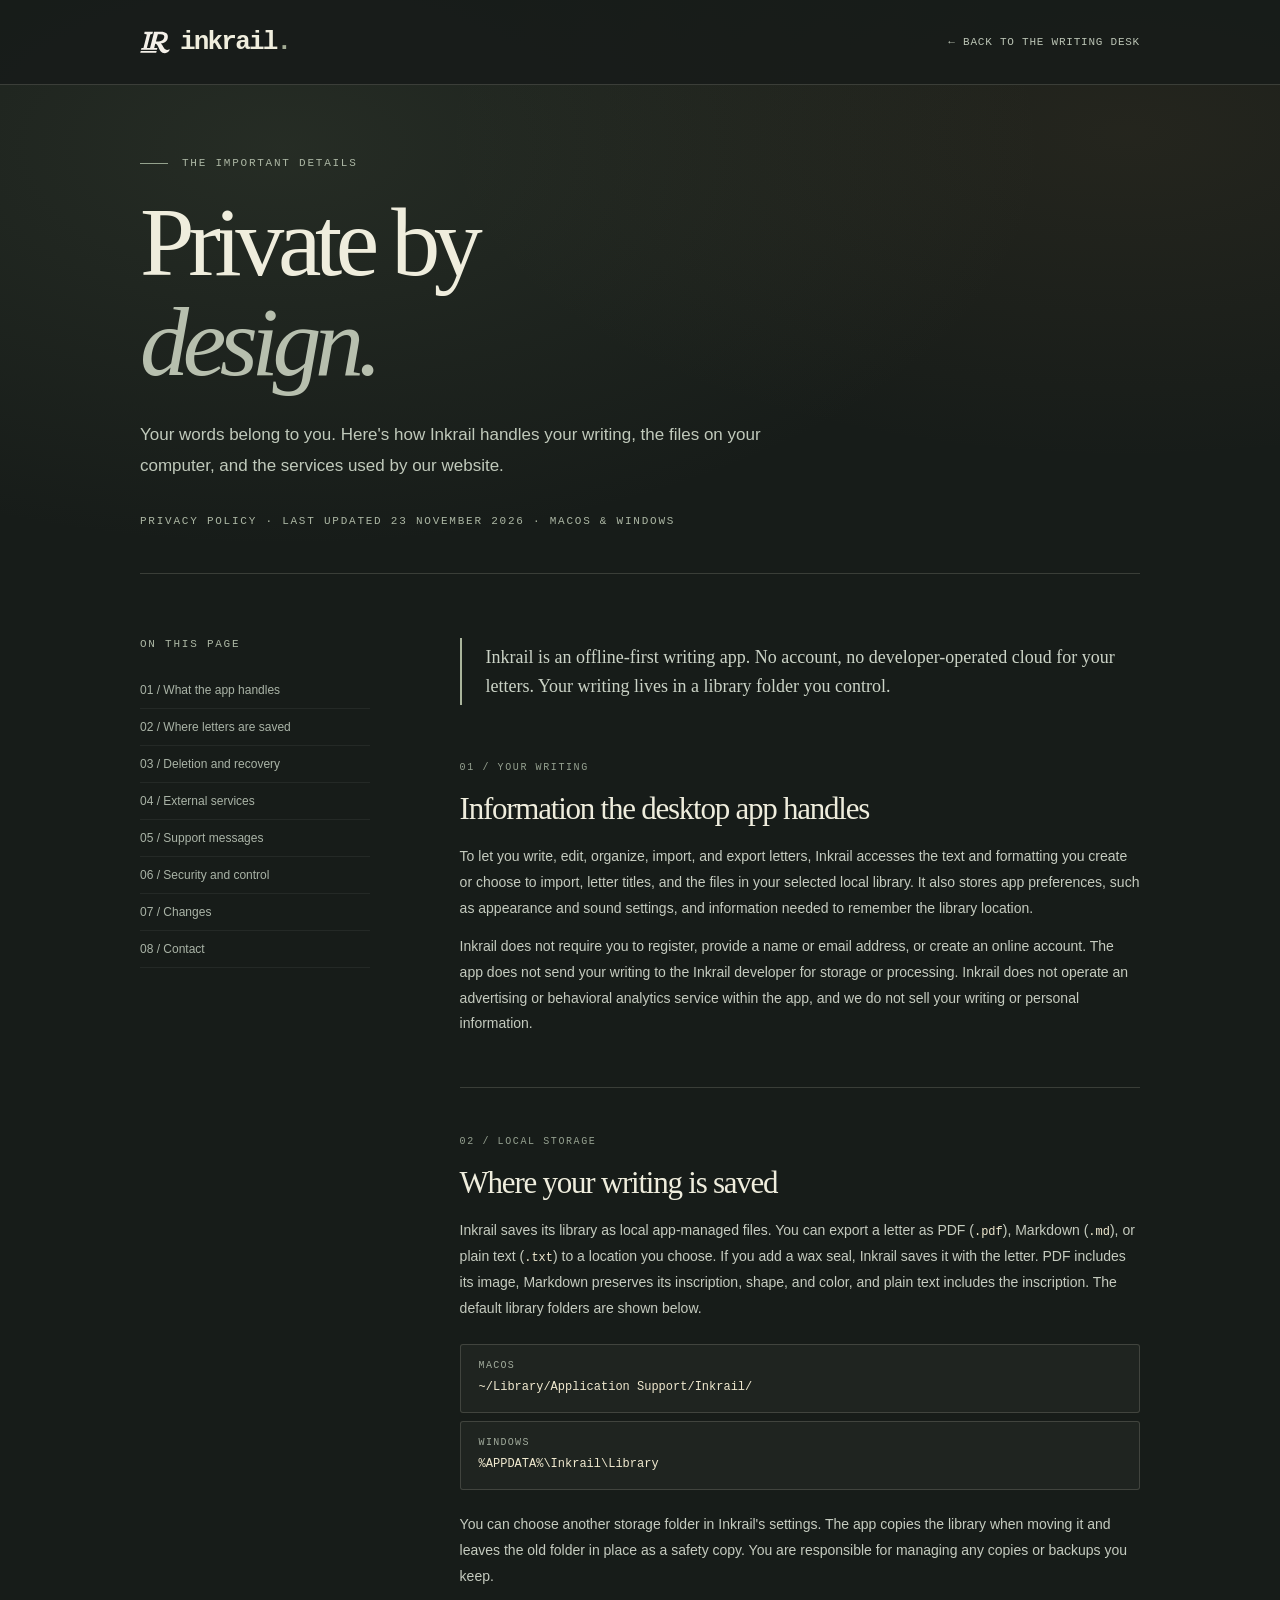
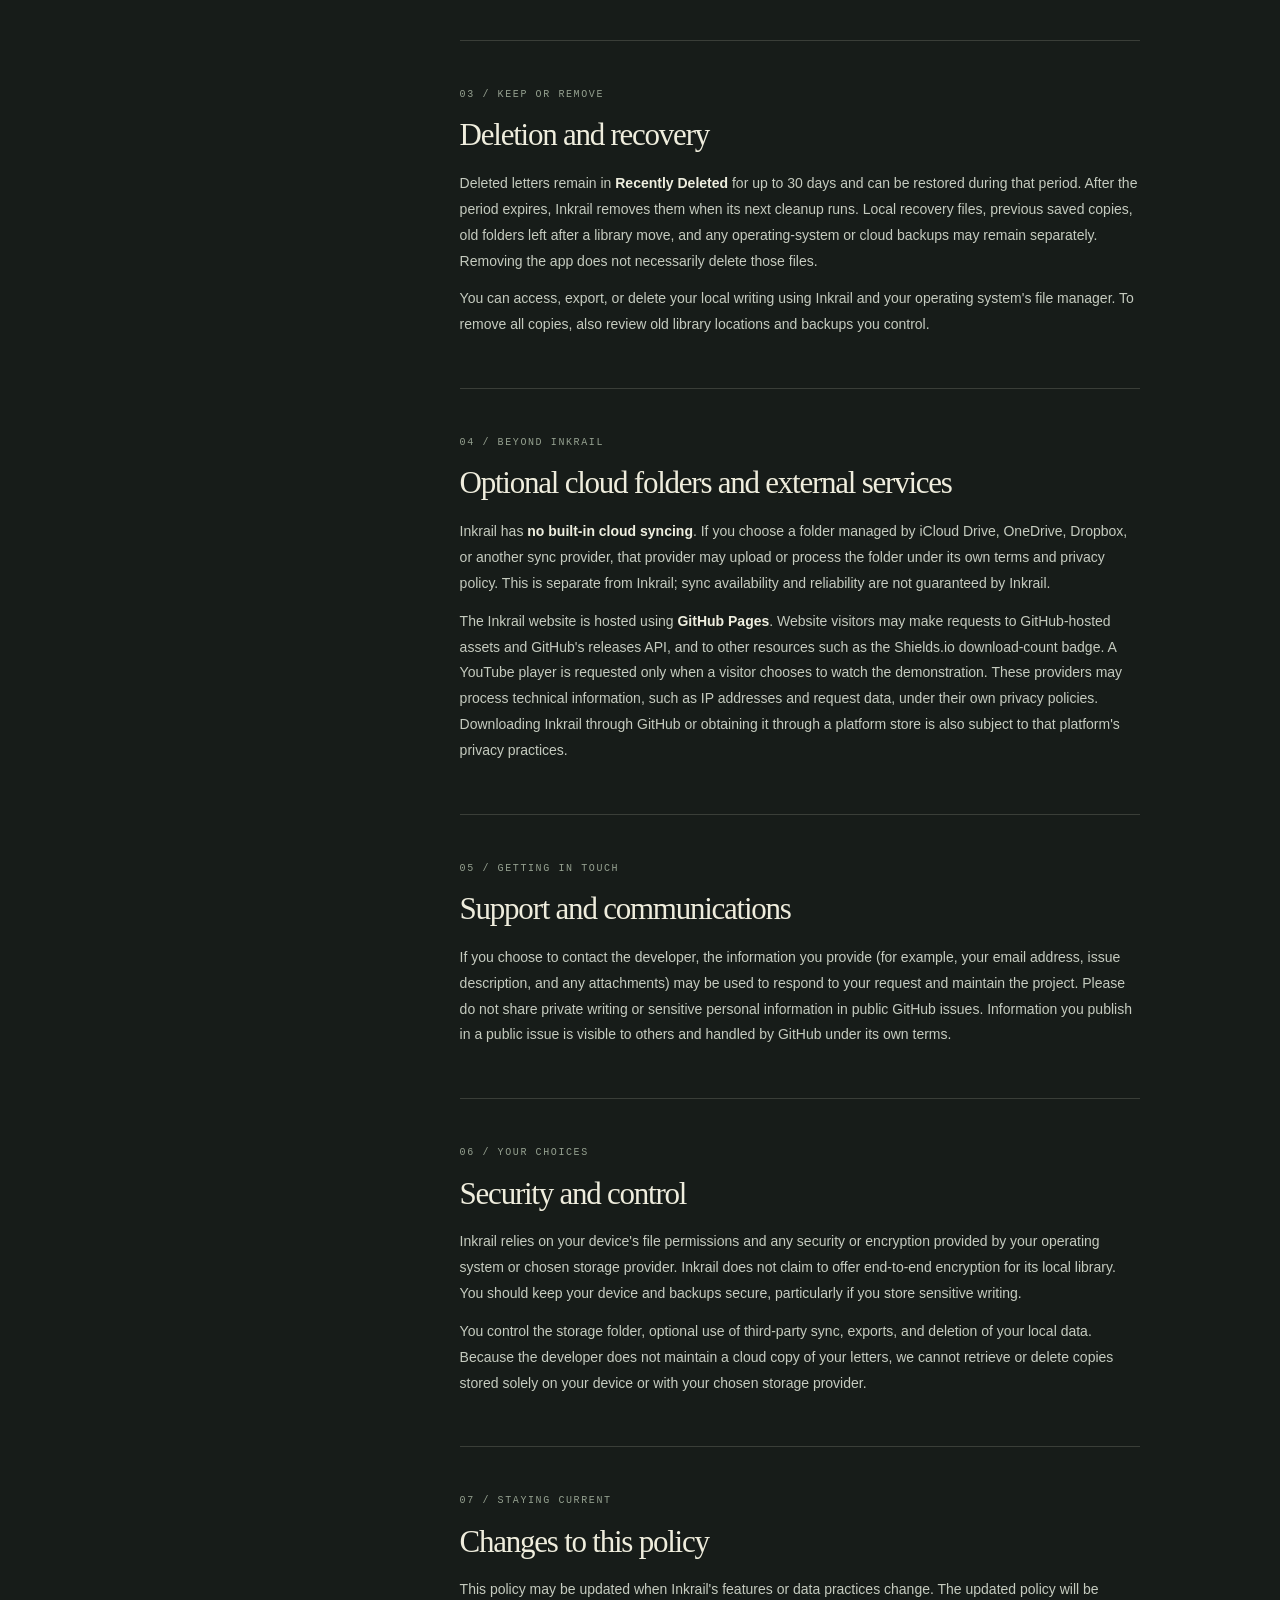
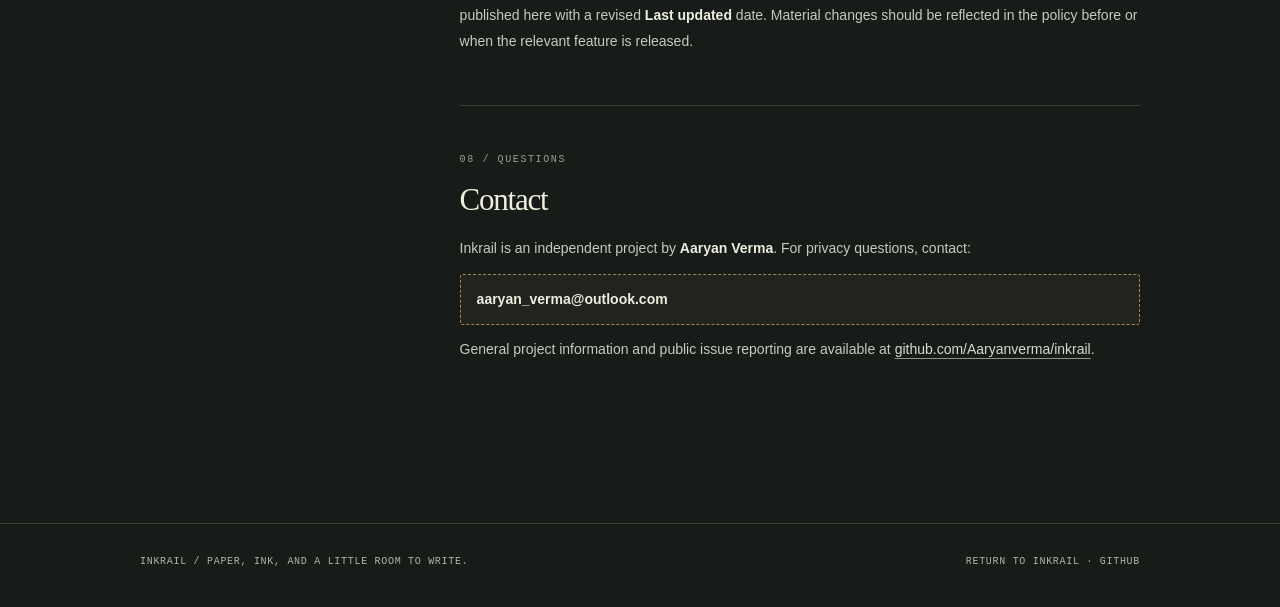
<file: docs/privacy.html>
<!doctype html>
<html lang="en">
<head>
  <meta charset="utf-8">
  <meta name="viewport" content="width=device-width, initial-scale=1">
  <meta name="theme-color" content="#171c19">
  <meta name="description" content="How Inkrail handles your writing and data. An offline-first writing app for Mac and Windows.">
  <meta name="robots" content="index, follow">
  <meta property="og:title" content="Privacy Policy — Inkrail">
  <meta property="og:description" content="How Inkrail handles your writing and data.">
  <meta property="og:image" content="https://aaryanverma.github.io/inkrail/assets/inkrail-app-icon.png">
  <link rel="icon" type="image/png" sizes="512x512" href="./assets/inkrail-app-icon.png">
  <link rel="apple-touch-icon" href="./assets/inkrail-app-icon.png">
  <link rel="icon" type="image/svg+xml" sizes="any" href="./assets/inkrail-mark.svg">
  <title>Privacy Policy — Inkrail</title>
  <style>
    :root { color-scheme: dark; --bg:#171c19; --ink:#efeddd; --muted:#adb5a7; --sage:#9da998; --rule:rgba(240,236,215,.16); --paper:#e9e5d6; --paper-ink:#313b32; --serif:'Iowan Old Style','Baskerville','Palatino Linotype',Georgia,serif; --type:'American Typewriter','Courier New',Courier,monospace; --sans:-apple-system,BlinkMacSystemFont,'Segoe UI',sans-serif; }
    *{box-sizing:border-box} html{scroll-behavior:smooth} body{margin:0;background:var(--bg);color:var(--ink);font-family:var(--sans);-webkit-font-smoothing:antialiased;line-height:1.7} body:before{content:'';position:absolute;z-index:-1;inset:0 0 auto;height:670px;background:radial-gradient(ellipse at 22% 22%, rgba(105,119,90,.18), transparent 54%),radial-gradient(ellipse at 88% 20%, rgba(154,118,71,.10),transparent 43%);pointer-events:none}
    a{color:inherit} a:focus-visible{outline:2px solid #e9d1a1;outline-offset:4px} .skip{position:absolute;left:1rem;top:-100px;padding:.6rem 1rem;background:var(--paper);color:var(--paper-ink)}.skip:focus{top:1rem}
    .container{max-width:1120px;margin:auto;padding-inline:clamp(24px,5vw,60px)}
    header{border-bottom:1px solid var(--rule);background:rgba(23,28,25,.92)} .nav{display:flex;justify-content:space-between;align-items:center;min-height:84px;gap:16px}.logo{display:inline-flex;align-items:center;gap:10px;text-decoration:none;font-family:var(--type);letter-spacing:-.07em;font-size:26px;font-weight:600}.logo .brand-dot{color:#a2ab94}.brand-mark{display:block;flex:none;filter:brightness(0) invert(92%) sepia(12%)}.back{font:11px var(--type);text-decoration:none;letter-spacing:.07em;color:#bbc4b5}.back:hover{color:white}
    main{padding:72px 0 110px} .eyebrow,.kicker,.index,.meta,.footer-note{font:11px var(--type);letter-spacing:.16em;text-transform:uppercase;color:#acb7a4}.eyebrow:before{content:'';display:inline-block;width:28px;height:1px;background:#94a28d;margin-right:14px;vertical-align:middle}
    h1{font:normal clamp(56px,8vw,98px)/1.02 var(--serif);letter-spacing:-.065em;margin:24px 0 26px} h1 em{font-style:italic;color:#b7bfae}.intro{max-width:680px;color:#c0c9bb;font-size:17px;line-height:1.85;margin:0 0 33px}.meta{padding-bottom:46px;border-bottom:1px solid var(--rule)}
    .body-grid{display:grid;grid-template-columns:230px minmax(0,1fr);gap:clamp(35px,7vw,90px);margin-top:64px}.aside{align-self:start;position:sticky;top:30px}.aside .kicker{display:block;margin-bottom:22px}.aside a{display:block;font-size:12px;color:#aab4a7;text-decoration:none;line-height:1.5;padding:9px 0;border-bottom:1px solid rgba(255,255,255,.06)}.aside a:hover{color:white}
    .note{border-left:2px solid #aab59c;padding:5px 0 5px 24px;color:#cbd3c6;font:18px/1.6 var(--serif);margin-bottom:46px}.section{padding:0 0 38px;margin:0 0 37px;border-bottom:1px solid var(--rule);scroll-margin-top:32px}.section:last-child{border-bottom:none;margin-bottom:0}.sec-label{font:10px var(--type);letter-spacing:.16em;color:#95a190}.section h2{font:normal 31px/1.18 var(--serif);letter-spacing:-.04em;margin:12px 0 17px}.section p,.section li{font-size:14px;line-height:1.85;color:#c5cbbf}.section p{margin:12px 0}.section ul{padding-left:23px;margin:14px 0}.section li{padding-left:4px}.section strong{color:#eeeedf;font-weight:600}.section code{font-family:var(--type);font-size:12px;color:#f0e9cf;overflow-wrap:anywhere}.section a{color:#d4ddcd;text-decoration-color:#879787;text-underline-offset:4px}
    .paths{display:grid;gap:8px;margin:22px 0}.path{display:grid;gap:3px;padding:15px 18px;border:1px solid var(--rule);border-radius:3px;background:rgba(239,237,221,.035)}.path span{font:10px var(--type);letter-spacing:.13em;color:#a0aa9b}.path code{margin-top:3px;overflow-wrap:anywhere}
    .contact-warning{padding:12px 16px;border:1px dashed #a38456;background:rgba(163,132,86,.08);border-radius:3px}
    footer{border-top:1px solid var(--rule);padding:32px 0 40px}.footer-flex{display:flex;justify-content:space-between;gap:18px;flex-wrap:wrap;align-items:center}.footer-note{text-transform:none;font-size:10px;letter-spacing:.07em}.footer-note a{text-decoration:none}
    @media(max-width:720px){main{padding-top:50px}.body-grid{grid-template-columns:1fr;gap:35px;margin-top:40px}.aside{display:none}.section h2{font-size:29px}.intro{font-size:16px}.meta{padding-bottom:30px}h1{margin-top:20px}}
    @media(prefers-reduced-motion:reduce){html{scroll-behavior:auto}}
  </style>
</head>
<body>
<a class="skip" href="#main">Skip to privacy policy</a>
<header><div class="container nav"><a class="logo" href="./" aria-label="Inkrail home"><img class="brand-mark" src="./assets/inkrail-mark.svg" width="30" height="25" alt=""><span>inkrail<span class="brand-dot">.</span></span></a><a class="back" href="./">← BACK TO THE WRITING DESK</a></div></header>
<main id="main" class="container">
  <div class="eyebrow">The important details</div>
  <h1>Private by<br><em>design.</em></h1>
  <p class="intro">Your words belong to you. Here's how Inkrail handles your writing, the files on your computer, and the services used by our website.</p>
  <div class="meta">PRIVACY POLICY · LAST UPDATED 23 NOVEMBER 2026 · MACOS &amp; WINDOWS</div>
  <div class="body-grid">
    <nav class="aside" aria-label="On this page"><span class="kicker">ON THIS PAGE</span><a href="#information">01 / What the app handles</a><a href="#storage">02 / Where letters are saved</a><a href="#recovery">03 / Deletion and recovery</a><a href="#third-parties">04 / External services</a><a href="#communications">05 / Support messages</a><a href="#control">06 / Security and control</a><a href="#changes">07 / Changes</a><a href="#contact">08 / Contact</a></nav>
    <article>
      <div class="note">Inkrail is an offline-first writing app. No account, no developer-operated cloud for your letters. Your writing lives in a library folder you control.</div>
      <section class="section" id="information"><span class="sec-label">01 / YOUR WRITING</span><h2>Information the desktop app handles</h2><p>To let you write, edit, organize, import, and export letters, Inkrail accesses the text and formatting you create or choose to import, letter titles, and the files in your selected local library. It also stores app preferences, such as appearance and sound settings, and information needed to remember the library location.</p><p>Inkrail does not require you to register, provide a name or email address, or create an online account. The app does not send your writing to the Inkrail developer for storage or processing. Inkrail does not operate an advertising or behavioral analytics service within the app, and we do not sell your writing or personal information.</p></section>
      <section class="section" id="storage"><span class="sec-label">02 / LOCAL STORAGE</span><h2>Where your writing is saved</h2><p>Inkrail saves its library as local app-managed files. You can export a letter as PDF (<code>.pdf</code>), Markdown (<code>.md</code>), or plain text (<code>.txt</code>) to a location you choose. If you add a wax seal, Inkrail saves it with the letter. PDF includes its image, Markdown preserves its inscription, shape, and color, and plain text includes the inscription. The default library folders are shown below.</p><div class="paths"><div class="path"><span>MACOS</span><code>~/Library/Application Support/Inkrail/</code></div><div class="path"><span>WINDOWS</span><code>%APPDATA%\Inkrail\Library</code></div></div><p>You can choose another storage folder in Inkrail's settings. The app copies the library when moving it and leaves the old folder in place as a safety copy. You are responsible for managing any copies or backups you keep.</p></section>
      <section class="section" id="recovery"><span class="sec-label">03 / KEEP OR REMOVE</span><h2>Deletion and recovery</h2><p>Deleted letters remain in <strong>Recently Deleted</strong> for up to 30 days and can be restored during that period. After the period expires, Inkrail removes them when its next cleanup runs. Local recovery files, previous saved copies, old folders left after a library move, and any operating-system or cloud backups may remain separately. Removing the app does not necessarily delete those files.</p><p>You can access, export, or delete your local writing using Inkrail and your operating system's file manager. To remove all copies, also review old library locations and backups you control.</p></section>
      <section class="section" id="third-parties"><span class="sec-label">04 / BEYOND INKRAIL</span><h2>Optional cloud folders and external services</h2><p>Inkrail has <strong>no built-in cloud syncing</strong>. If you choose a folder managed by iCloud Drive, OneDrive, Dropbox, or another sync provider, that provider may upload or process the folder under its own terms and privacy policy. This is separate from Inkrail; sync availability and reliability are not guaranteed by Inkrail.</p><p>The Inkrail website is hosted using <strong>GitHub Pages</strong>. Website visitors may make requests to GitHub-hosted assets and GitHub's releases API, and to other resources such as the Shields.io download-count badge. A YouTube player is requested only when a visitor chooses to watch the demonstration. These providers may process technical information, such as IP addresses and request data, under their own privacy policies. Downloading Inkrail through GitHub or obtaining it through a platform store is also subject to that platform's privacy practices.</p></section>
      <section class="section" id="communications"><span class="sec-label">05 / GETTING IN TOUCH</span><h2>Support and communications</h2><p>If you choose to contact the developer, the information you provide (for example, your email address, issue description, and any attachments) may be used to respond to your request and maintain the project. Please do not share private writing or sensitive personal information in public GitHub issues. Information you publish in a public issue is visible to others and handled by GitHub under its own terms.</p></section>
      <section class="section" id="control"><span class="sec-label">06 / YOUR CHOICES</span><h2>Security and control</h2><p>Inkrail relies on your device's file permissions and any security or encryption provided by your operating system or chosen storage provider. Inkrail does not claim to offer end-to-end encryption for its local library. You should keep your device and backups secure, particularly if you store sensitive writing.</p><p>You control the storage folder, optional use of third-party sync, exports, and deletion of your local data. Because the developer does not maintain a cloud copy of your letters, we cannot retrieve or delete copies stored solely on your device or with your chosen storage provider.</p></section>
      <section class="section" id="changes"><span class="sec-label">07 / STAYING CURRENT</span><h2>Changes to this policy</h2><p>This policy may be updated when Inkrail's features or data practices change. The updated policy will be published here with a revised <strong>Last updated</strong> date. Material changes should be reflected in the policy before or when the relevant feature is released.</p></section>
      <section class="section" id="contact"><span class="sec-label">08 / QUESTIONS</span><h2>Contact</h2><p>Inkrail is an independent project by <strong>Aaryan Verma</strong>. For privacy questions, contact:</p><p class="contact-warning"><strong>aaryan_verma@outlook.com</strong></p><p>General project information and public issue reporting are available at <a href="https://github.com/Aaryanverma/inkrail">github.com/Aaryanverma/inkrail</a>.</p></section>
    </article>
  </div>
</main>
<footer><div class="container footer-flex"><div class="footer-note">INKRAIL / PAPER, INK, AND A LITTLE ROOM TO WRITE.</div><div class="footer-note"><a href="./">RETURN TO INKRAIL</a> · <a href="https://github.com/Aaryanverma/inkrail">GITHUB</a></div></div></footer>
</body>
</html>
</file>
